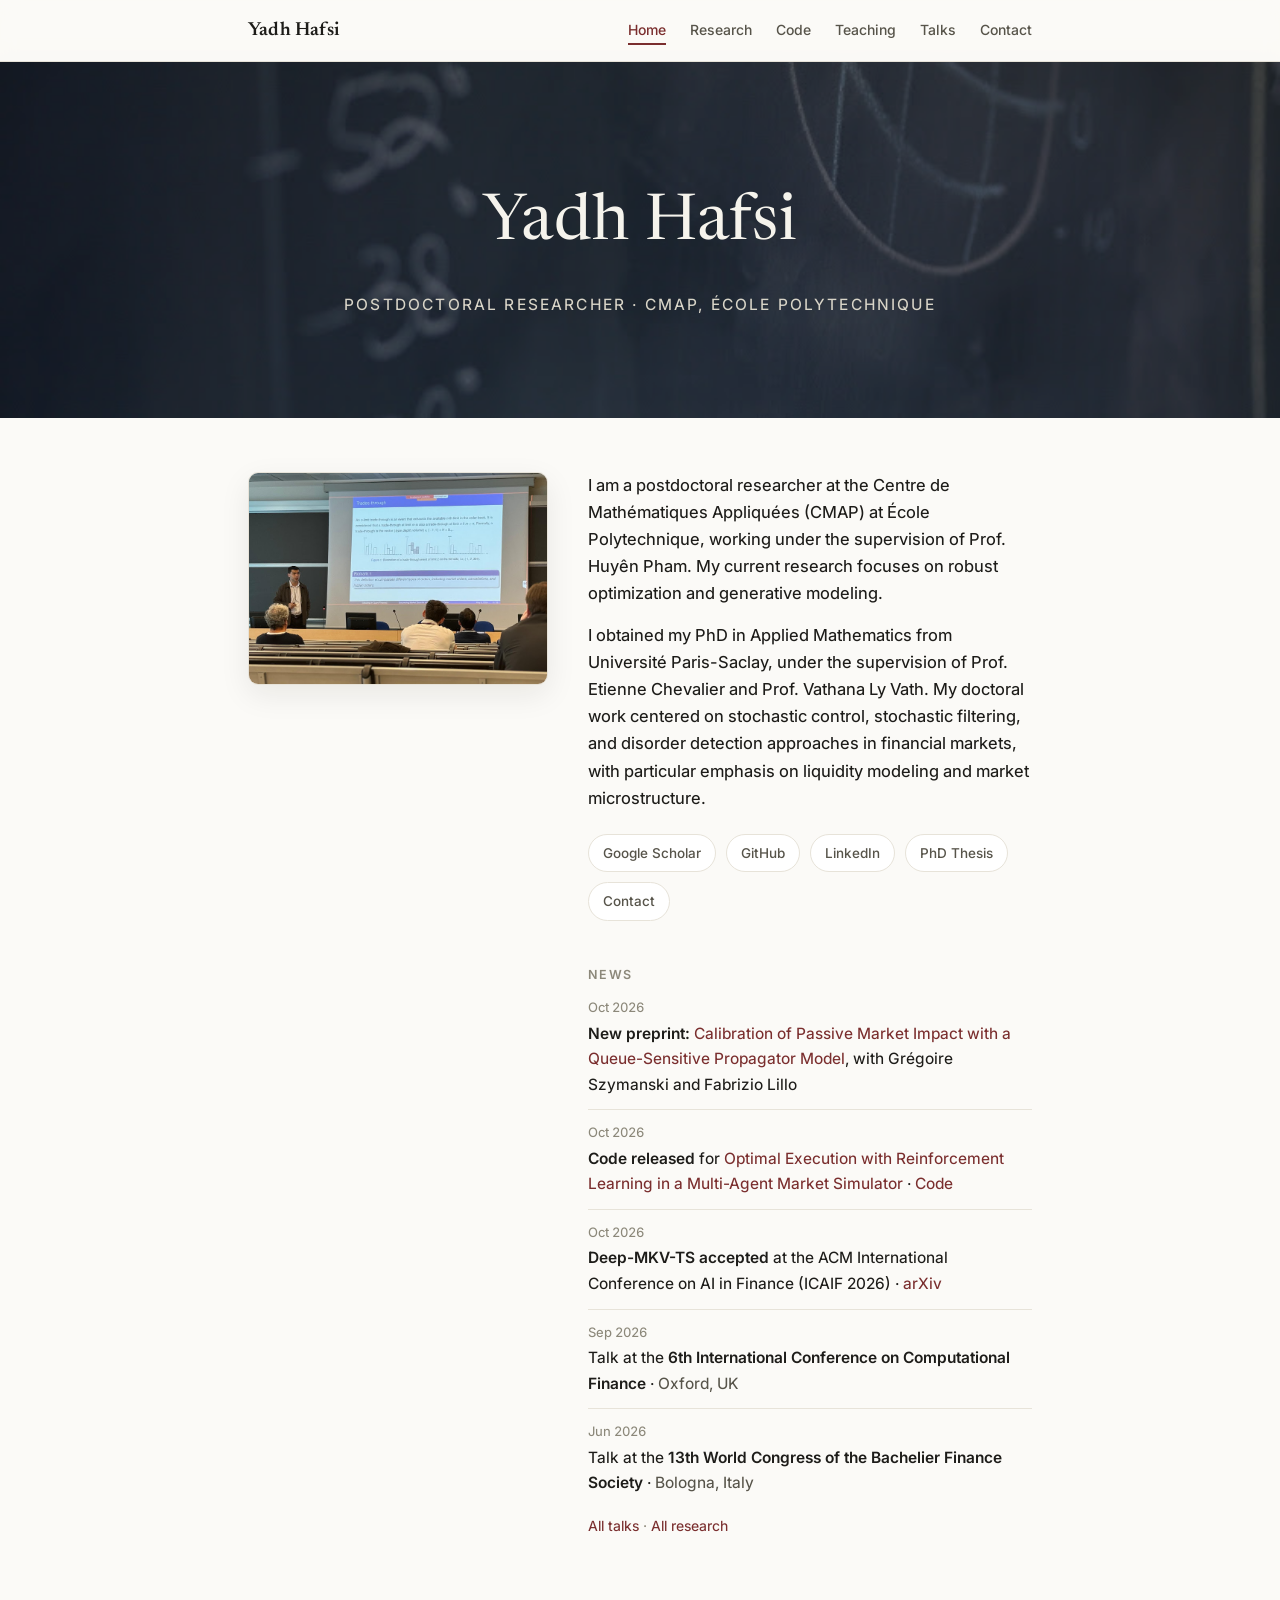
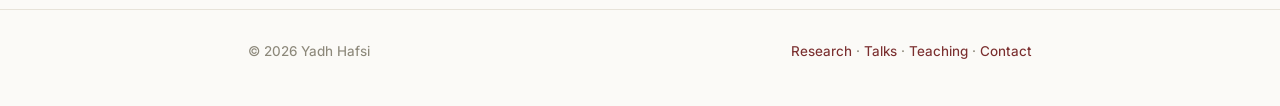
<file: index.html>
<!DOCTYPE html>
<html lang="en">
<head>
<meta charset="utf-8">
<meta name="viewport" content="width=device-width, initial-scale=1">
<title>Yadh Hafsi — Postdoctoral Researcher, CMAP, École Polytechnique</title>
<meta name="description" content="Yadh Hafsi is a postdoctoral researcher at CMAP, École Polytechnique, working on the mathematical foundations of generative modeling and robust optimization for financial time series.">
<link rel="canonical" href="https://yadhhafsi.github.io/">
<meta property="og:type" content="website">
<meta property="og:site_name" content="Yadh Hafsi">
<meta property="og:title" content="Yadh Hafsi — Postdoctoral Researcher, CMAP, École Polytechnique">
<meta property="og:description" content="Yadh Hafsi is a postdoctoral researcher at CMAP, École Polytechnique, working on the mathematical foundations of generative modeling and robust optimization for financial time series.">
<meta property="og:url" content="https://yadhhafsi.github.io/">
<meta name="twitter:card" content="summary">
<link rel="stylesheet" href="assets/style.css?v=8">
<script type="application/ld+json">
{
  "@context": "https://schema.org",
  "@type": "Person",
  "name": "Yadh Hafsi",
  "jobTitle": "Postdoctoral Researcher",
  "worksFor": {"@type": "Organization", "name": "CMAP, École Polytechnique"},
  "alumniOf": "Université Paris-Saclay",
  "sameAs": [
    "https://scholar.google.com/citations?user=r-_Ph0QAAAAJ",
    "https://www.linkedin.com/in/yadh-hafsi-90352016a/",
    "https://github.com/YadhHafsi",
    "https://sites.google.com/view/yadh-hafsi/"
  ]
}
</script>
</head>
<body>

<nav><div class="wrap">
  <a class="name" href="index.html">Yadh Hafsi</a>
  <a class="lnk active" href="index.html">Home</a>
  <a class="lnk" href="research.html">Research</a>
  <a class="lnk" href="code.html">Code</a>
  <a class="lnk" href="teaching.html">Teaching</a>
  <a class="lnk" href="talks.html">Talks</a>
  <a class="lnk" href="contact.html">Contact</a>
</div></nav>

<header class="hero">
  <div class="wrap">
    <h1>Yadh Hafsi</h1>
    <p>Postdoctoral Researcher · CMAP, École Polytechnique</p>
  </div>
</header>

<main><div class="wrap">
  <section class="bio home">
    <img src="assets/lecture.jpg" alt="Yadh Hafsi giving a talk on market disorder and trades-through at a quantitative finance conference">
    <div class="intro">
      <p>I am a postdoctoral researcher at the Centre de Mathématiques Appliquées (CMAP) at École Polytechnique, working under the supervision of Prof. Huyên Pham. My current research focuses on robust optimization and generative modeling.</p>
    </div>
<section class="news">
    <h3 class="group">News</h3>
    <ul class="tl">
      <li><span class="when">Oct 2026</span><span class="what"><b>New preprint:</b> <a href="https://papers.ssrn.com/sol3/papers.cfm?abstract_id=7665023">Calibration of Passive Market Impact with a Queue-Sensitive Propagator Model</a>, with Grégoire Szymanski and Fabrizio Lillo</span></li>
      <li><span class="when">Oct 2026</span><span class="what"><b>Code released</b> for <a href="https://ieeexplore.ieee.org/abstract/document/11467851">Optimal Execution with Reinforcement Learning in a Multi-Agent Market Simulator</a> · <a href="code.html">Code</a></span></li>
      <li><span class="when">Oct 2026</span><span class="what"><b>Deep-MKV-TS accepted</b> at the ACM International Conference on AI in Finance (ICAIF 2026) · <a href="https://arxiv.org/abs/2608.19394">arXiv</a></span></li>
      <li><span class="when">Sep 2026</span><span class="what">Talk at the <b>6th International Conference on Computational Finance</b> · <span class="where">Oxford, UK</span></span></li>
      <li><span class="when">Jun 2026</span><span class="what">Talk at the <b>13th World Congress of the Bachelier Finance Society</b> · <span class="where">Bologna, Italy</span></span></li>
    </ul>
    <p class="more"><a href="talks.html">All talks</a> · <a href="research.html">All research</a></p>
  </section>
    <div class="rest">
      <p>I obtained my PhD in Applied Mathematics from Université Paris-Saclay, under the supervision of Prof. Etienne Chevalier and Prof. Vathana Ly Vath. My doctoral work centered on stochastic control, stochastic filtering, and disorder detection approaches in financial markets, with particular emphasis on liquidity modeling and market microstructure.</p>
      <div class="links">
        <a href="https://scholar.google.com/citations?user=r-_Ph0QAAAAJ&amp;hl=en">Google Scholar</a>
        <a href="https://github.com/YadhHafsi">GitHub</a>
        <a href="https://www.linkedin.com/in/yadh-hafsi-90352016a/">LinkedIn</a>
        <a href="https://hal.science/tel-05272967">PhD Thesis</a>
        <a href="contact.html">Contact</a>
      </div>
    </div>
  </section>
</div></main>

<footer><div class="wrap">
  <span>© 2026 Yadh Hafsi</span>
  <span><a href="research.html">Research</a> · <a href="talks.html">Talks</a> · <a href="teaching.html">Teaching</a> · <a href="contact.html">Contact</a></span>
</div></footer>

<script src="assets/analytics.js?v=2"></script>
</body>
</html>
</file>
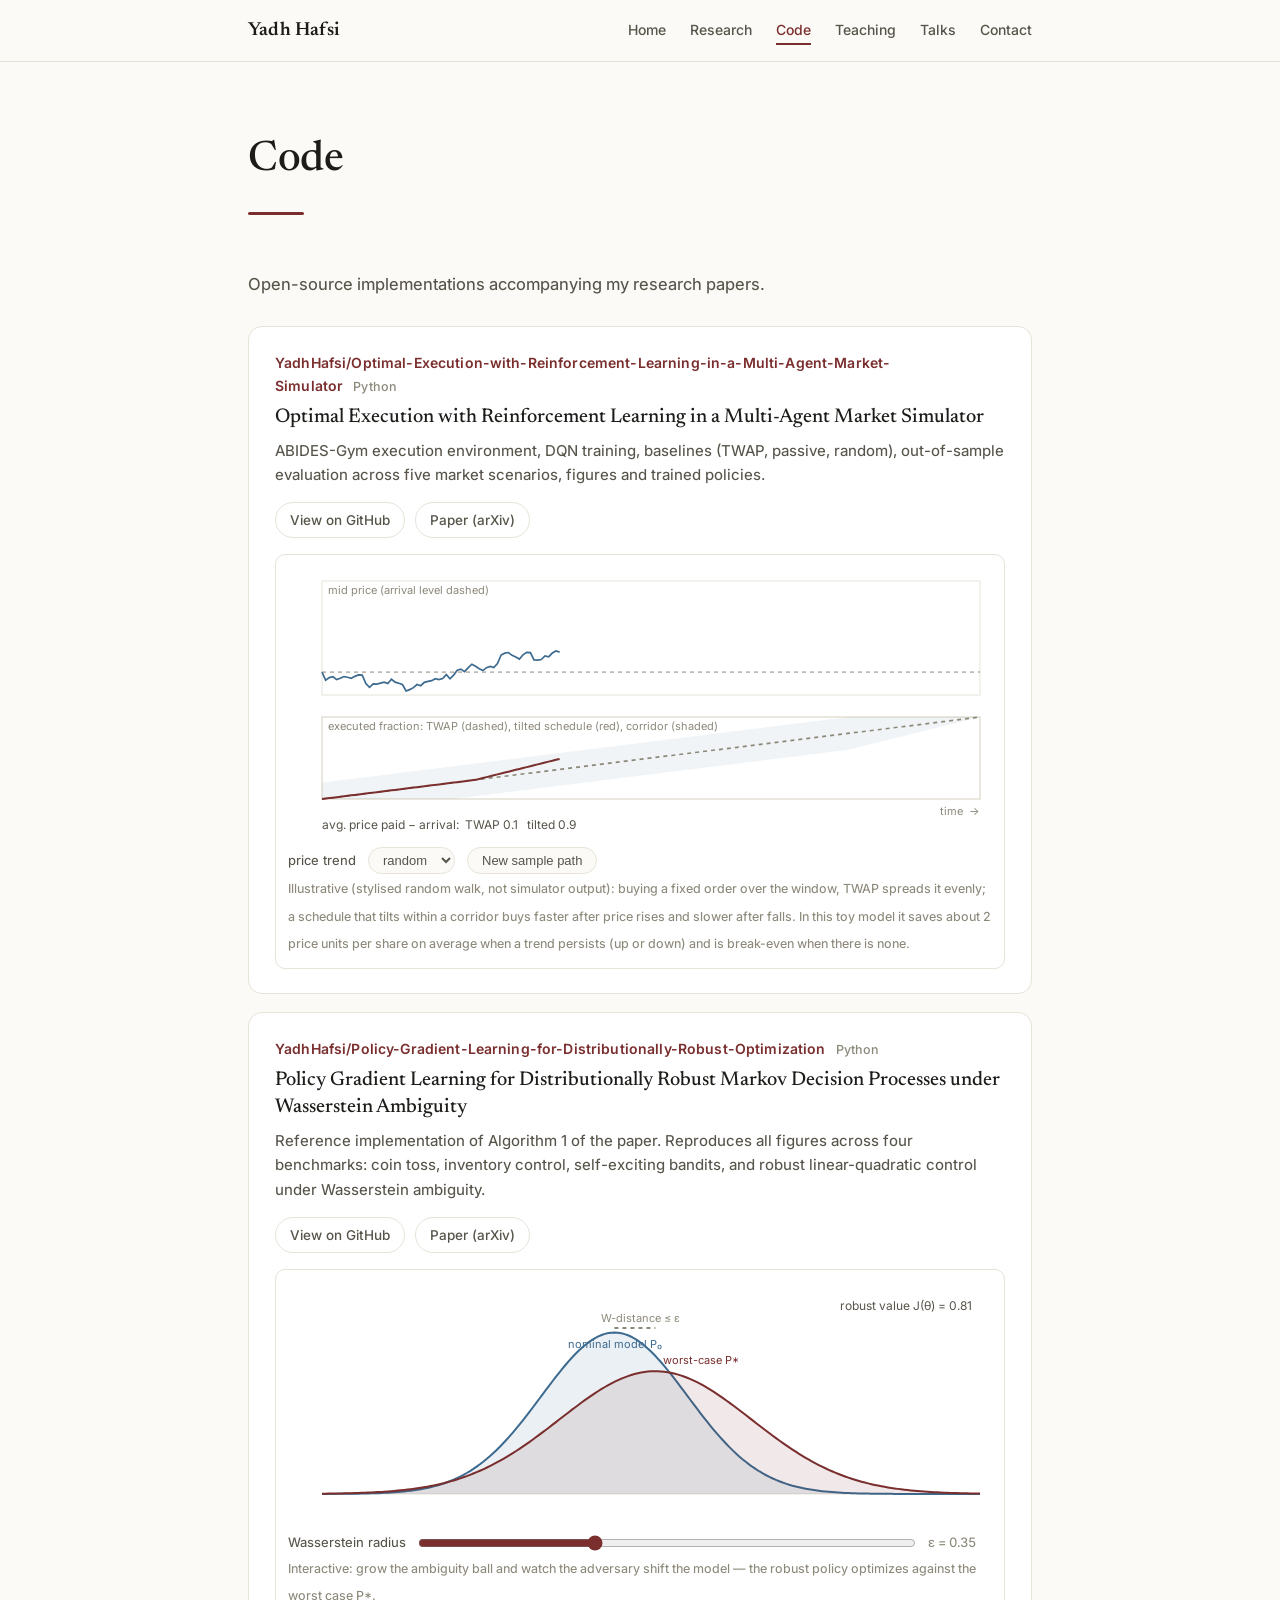
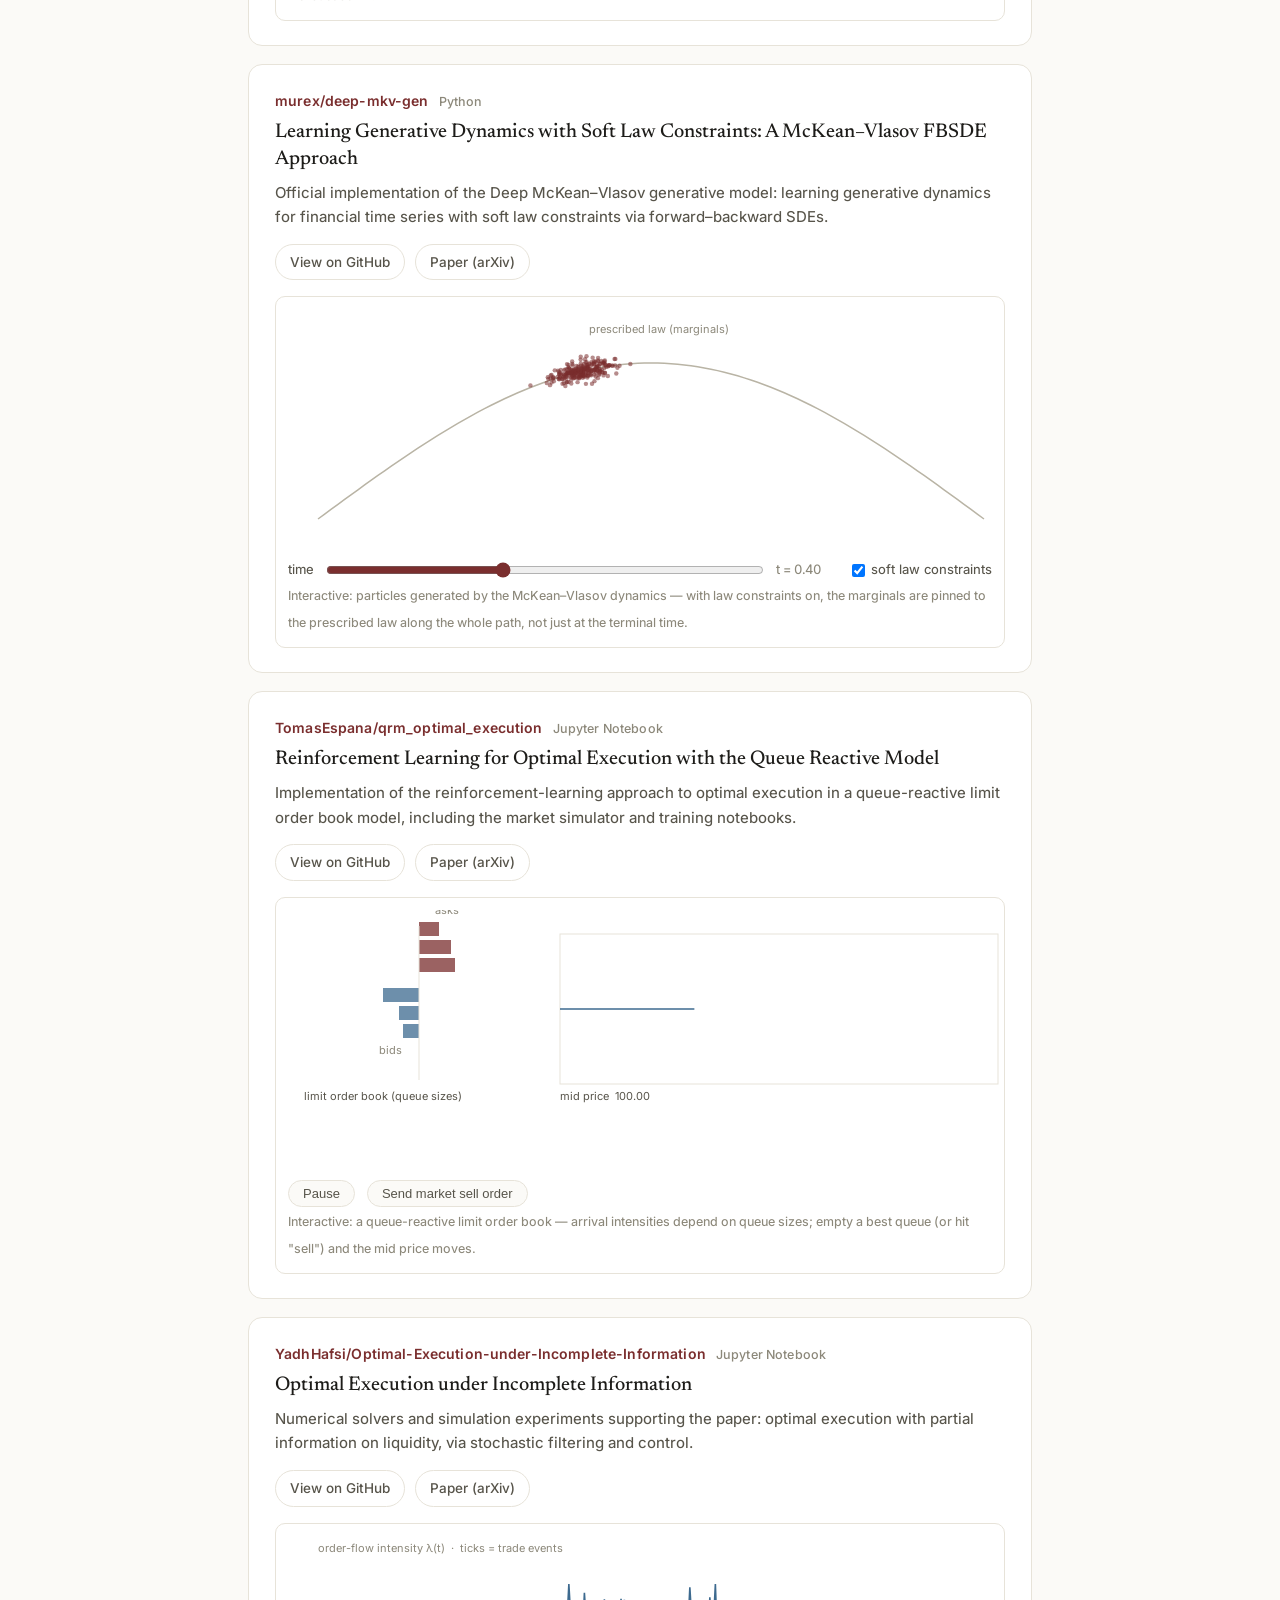
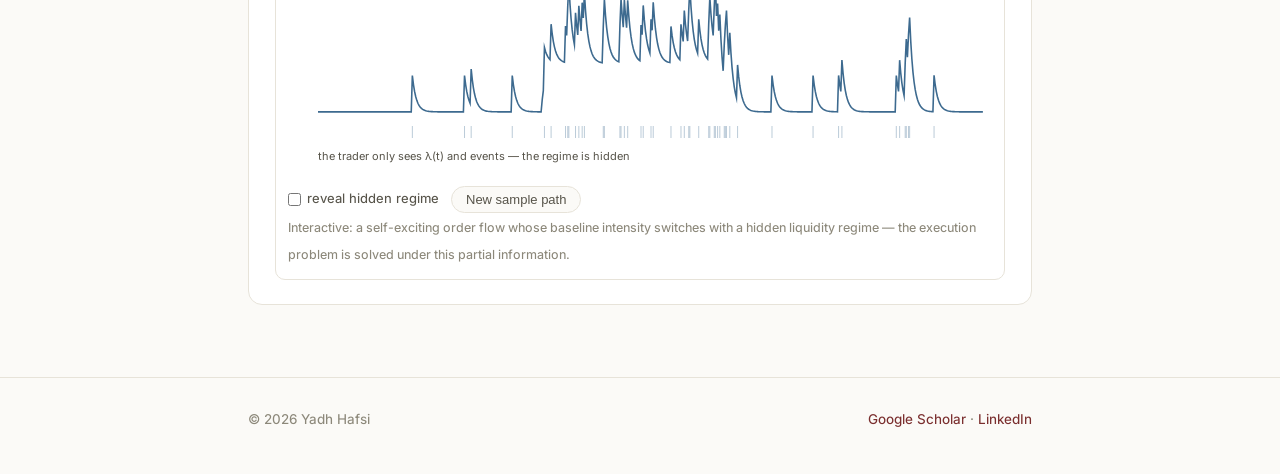
<file: code.html>
<!DOCTYPE html>
<html lang="en">
<head>
<meta charset="utf-8">
<meta name="viewport" content="width=device-width, initial-scale=1">
<title>Code — Yadh Hafsi</title>
<meta name="description" content="Open-source code accompanying the research papers of Yadh Hafsi: reinforcement learning for optimal execution, distributionally robust MDPs, and McKean–Vlasov generative modeling.">
<link rel="canonical" href="https://yadhhafsi.github.io/code.html">
<meta property="og:type" content="website">
<meta property="og:site_name" content="Yadh Hafsi">
<meta property="og:title" content="Code — Yadh Hafsi">
<meta property="og:description" content="Open-source code accompanying the research papers of Yadh Hafsi: reinforcement learning for optimal execution, distributionally robust MDPs, and McKean–Vlasov generative modeling.">
<meta property="og:url" content="https://yadhhafsi.github.io/code.html">
<meta name="twitter:card" content="summary">
<link rel="stylesheet" href="assets/style.css?v=8">
<style>
.repo{background:var(--panel);border:1px solid var(--rule);border-radius:14px;padding:24px 26px;margin-bottom:18px}
.repo .rname{font-family:var(--sans);font-size:14px;font-weight:600;color:var(--accent);letter-spacing:.01em}
.repo .rname .lang{margin-left:10px;font-weight:500;color:var(--ink-3);font-size:12.5px}
.repo .paper{font-family:var(--serif);font-size:20px;font-weight:500;line-height:1.35;margin-top:6px}
.repo .paper a{color:var(--ink)} .repo .paper a:hover{color:var(--accent)}
.repo .desc{margin-top:8px;font-size:15px;color:var(--ink-2)}
.repo .actions{margin-top:14px;display:flex;gap:10px;flex-wrap:wrap}
.repo .actions a{border:1px solid var(--rule);padding:6px 14px;border-radius:99px;font-size:13.5px;font-weight:500;color:var(--ink-2)}
.repo .actions a:hover{border-color:var(--accent-soft);color:var(--accent);text-decoration:none}
.repo .fig{margin-top:16px;border:1px solid var(--rule);border-radius:10px;background:#fff;padding:10px;display:block}
.repo .fig img{width:100%;display:block;border-radius:6px}
.repo .figcap{margin-top:8px;font-size:12.5px;color:var(--ink-3);text-align:center}
.toy{margin-top:16px;border:1px solid var(--rule);border-radius:10px;background:#fff;padding:12px}
.toy canvas{display:block;width:100%}
.toy .ctrl{display:flex;align-items:center;gap:12px;margin-top:10px;font-size:13px;color:var(--ink-2);flex-wrap:wrap}
.toy .ctrl input[type=range]{flex:1;min-width:120px;accent-color:var(--accent)}
.toy .ctrl button{border:1px solid var(--rule);background:var(--bg);padding:5px 14px;border-radius:99px;font-size:13px;color:var(--ink-2);cursor:pointer}
.toy .ctrl button:hover{border-color:var(--accent-soft);color:var(--accent)}
.toy .ctrl select{border:1px solid var(--rule);background:var(--bg);padding:4px 10px;border-radius:99px;font-size:13px;color:var(--ink-2)}
.toy .ctrl label{display:flex;align-items:center;gap:6px;cursor:pointer}
.toy .ctrl .val{font-variant-numeric:tabular-nums;color:var(--ink-3);min-width:64px}
</style>
</head>
<body>

<nav><div class="wrap">
  <a class="name" href="index.html">Yadh Hafsi</a>
  <a class="lnk" href="index.html">Home</a>
  <a class="lnk" href="research.html">Research</a>
  <a class="lnk active" href="code.html">Code</a>
  <a class="lnk" href="teaching.html">Teaching</a>
  <a class="lnk" href="talks.html">Talks</a>
  <a class="lnk" href="contact.html">Contact</a>
</div></nav>

<header class="pagehead"><div class="wrap">
  <h1>Code</h1>
  <div class="rulewrap"></div>
</div></header>

<main><div class="wrap">
  <p style="color:var(--ink-2);margin-bottom:28px">Open-source implementations accompanying my research papers.</p>

  <div class="repo">
    <div class="rname">YadhHafsi/Optimal-Execution-with-Reinforcement-Learning-in-a-Multi-Agent-Market-Simulator<span class="lang">Python</span></div>
    <div class="paper"><a href="https://ieeexplore.ieee.org/abstract/document/11467851">Optimal Execution with Reinforcement Learning in a Multi-Agent Market Simulator</a></div>
    <div class="desc">ABIDES-Gym execution environment, DQN training, baselines (TWAP, passive, random), out-of-sample evaluation across five market scenarios, figures and trained policies.</div>
    <div class="actions">
      <a href="https://github.com/YadhHafsi/Optimal-Execution-with-Reinforcement-Learning-in-a-Multi-Agent-Market-Simulator">View on GitHub</a>
      <a href="https://arxiv.org/abs/2411.06389">Paper (arXiv)</a>
    </div>
    <div class="toy">
      <canvas id="toy-exec" height="270"></canvas>
      <div class="ctrl">
        <span>price trend</span>
        <select id="toy-exec-drift"><option value="random">random</option><option value="up">up</option><option value="down">down</option><option value="none">none</option></select>
        <button id="toy-exec-new">New sample path</button>
      </div>
      <span class="figcap">Illustrative (stylised random walk, not simulator output): buying a fixed order over the window, TWAP spreads it evenly; a schedule that tilts within a corridor buys faster after price rises and slower after falls. In this toy model it saves about 2 price units per share on average when a trend persists (up or down) and is break-even when there is none.</span>
    </div>
  </div>

  <div class="repo">
    <div class="rname">YadhHafsi/Policy-Gradient-Learning-for-Distributionally-Robust-Optimization<span class="lang">Python</span></div>
    <div class="paper"><a href="https://arxiv.org/abs/2606.27610">Policy Gradient Learning for Distributionally Robust Markov Decision Processes under Wasserstein Ambiguity</a></div>
    <div class="desc">Reference implementation of Algorithm&nbsp;1 of the paper. Reproduces all figures across four benchmarks: coin toss, inventory control, self-exciting bandits, and robust linear-quadratic control under Wasserstein ambiguity.</div>
    <div class="actions">
      <a href="https://github.com/YadhHafsi/Policy-Gradient-Learning-for-Distributionally-Robust-Optimization">View on GitHub</a>
      <a href="https://arxiv.org/abs/2606.27610">Paper (arXiv)</a>
    </div>
    <div class="toy">
      <canvas id="toy-dro" height="240"></canvas>
      <div class="ctrl">
        <span>Wasserstein radius</span>
        <input type="range" id="toy-dro-rho" min="0" max="1" step="0.01" value="0.35">
        <span class="val" id="toy-dro-lbl">ε = 0.35</span>
      </div>
      <span class="figcap">Interactive: grow the ambiguity ball and watch the adversary shift the model — the robust policy optimizes against the worst case P*.</span>
    </div>
  </div>

  <div class="repo">
    <div class="rname">murex/deep-mkv-gen<span class="lang">Python</span></div>
    <div class="paper"><a href="https://arxiv.org/abs/2605.08928">Learning Generative Dynamics with Soft Law Constraints: A McKean–Vlasov FBSDE Approach</a></div>
    <div class="desc">Official implementation of the Deep McKean–Vlasov generative model: learning generative dynamics for financial time series with soft law constraints via forward–backward SDEs.</div>
    <div class="actions">
      <a href="https://github.com/murex/deep-mkv-gen">View on GitHub</a>
      <a href="https://arxiv.org/abs/2605.08928">Paper (arXiv)</a>
    </div>
    <div class="toy">
      <canvas id="toy-mkv" height="240"></canvas>
      <div class="ctrl">
        <span>time</span>
        <input type="range" id="toy-mkv-t" min="0" max="1" step="0.01" value="0.4">
        <span class="val" id="toy-mkv-lbl">t = 0.40</span>
        <label><input type="checkbox" id="toy-mkv-law" checked> soft law constraints</label>
      </div>
      <span class="figcap">Interactive: particles generated by the McKean–Vlasov dynamics — with law constraints on, the marginals are pinned to the prescribed law along the whole path, not just at the terminal time.</span>
    </div>
  </div>

  <div class="repo">
    <div class="rname">TomasEspana/qrm_optimal_execution<span class="lang">Jupyter Notebook</span></div>
    <div class="paper"><a href="https://arxiv.org/abs/2511.15262">Reinforcement Learning for Optimal Execution with the Queue Reactive Model</a></div>
    <div class="desc">Implementation of the reinforcement-learning approach to optimal execution in a queue-reactive limit order book model, including the market simulator and training notebooks.</div>
    <div class="actions">
      <a href="https://github.com/TomasEspana/qrm_optimal_execution">View on GitHub</a>
      <a href="https://arxiv.org/abs/2511.15262">Paper (arXiv)</a>
    </div>
    <div class="toy">
      <canvas id="toy-qrm" height="260"></canvas>
      <div class="ctrl">
        <button id="toy-qrm-btn">Pause</button>
        <button id="toy-qrm-exec">Send market sell order</button>
      </div>
      <span class="figcap">Interactive: a queue-reactive limit order book — arrival intensities depend on queue sizes; empty a best queue (or hit "sell") and the mid price moves.</span>
    </div>
  </div>

  <div class="repo">
    <div class="rname">YadhHafsi/Optimal-Execution-under-Incomplete-Information<span class="lang">Jupyter Notebook</span></div>
    <div class="paper"><a href="https://arxiv.org/pdf/2411.04616">Optimal Execution under Incomplete Information</a></div>
    <div class="desc">Numerical solvers and simulation experiments supporting the paper: optimal execution with partial information on liquidity, via stochastic filtering and control.</div>
    <div class="actions">
      <a href="https://github.com/YadhHafsi/Optimal-Execution-under-Incomplete-Information">View on GitHub</a>
      <a href="https://arxiv.org/pdf/2411.04616">Paper (arXiv)</a>
    </div>
    <div class="toy">
      <canvas id="toy-hawkes" height="240"></canvas>
      <div class="ctrl">
        <label><input type="checkbox" id="toy-hawkes-reveal"> reveal hidden regime</label>
        <button id="toy-hawkes-new">New sample path</button>
      </div>
      <span class="figcap">Interactive: a self-exciting order flow whose baseline intensity switches with a hidden liquidity regime — the execution problem is solved under this partial information.</span>
    </div>
  </div>

</div></main>

<footer><div class="wrap">
  <span>© 2026 Yadh Hafsi</span>
  <span><a href="https://scholar.google.com/citations?user=r-_Ph0QAAAAJ&amp;hl=en">Google Scholar</a> · <a href="https://www.linkedin.com/in/yadh-hafsi-90352016a/">LinkedIn</a></span>
</div></footer>

<script src="assets/toys.js?v=3"></script>
<script src="assets/analytics.js?v=2"></script>
</body>
</html>
</file>
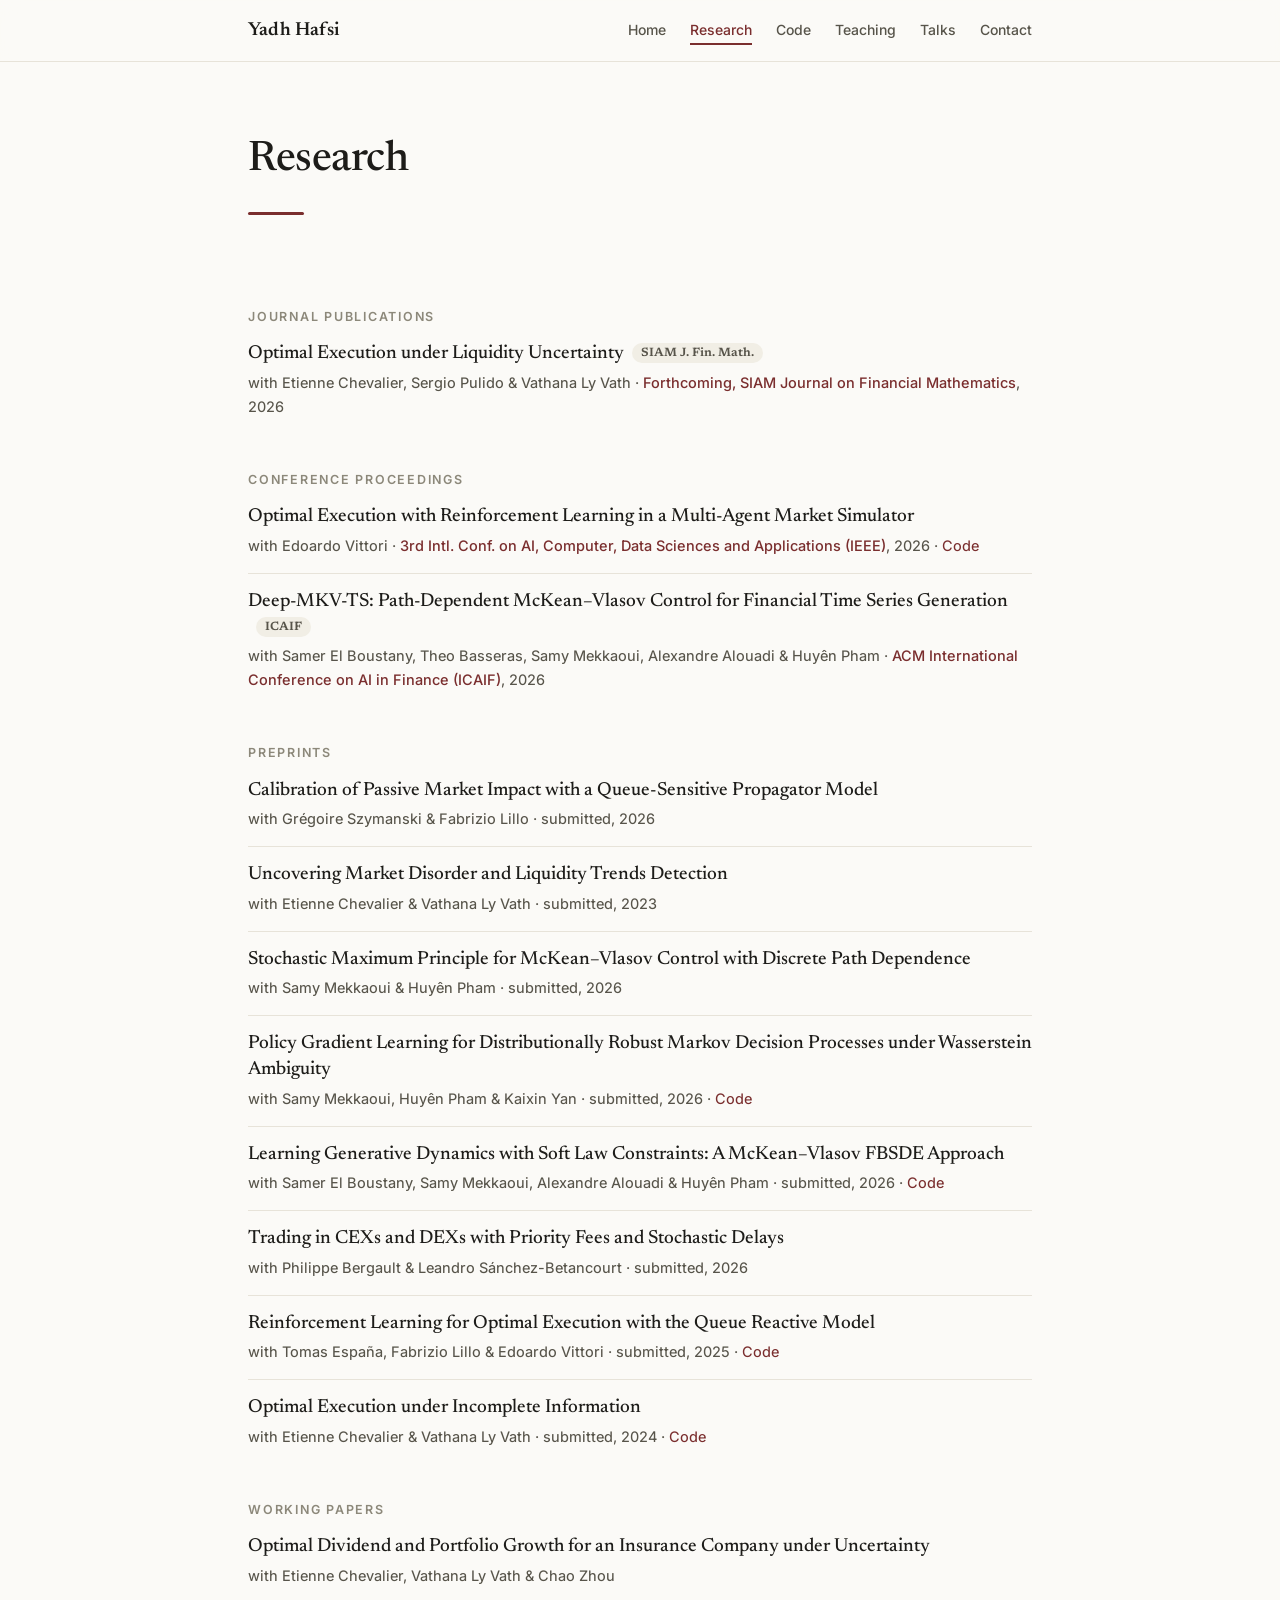
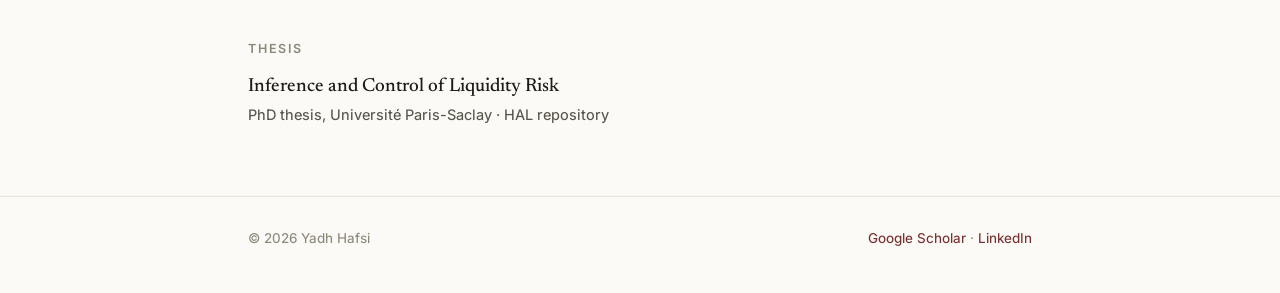
<file: research.html>
<!DOCTYPE html>
<html lang="en">
<head>
<meta charset="utf-8">
<meta name="viewport" content="width=device-width, initial-scale=1">
<title>Research — Yadh Hafsi</title>
<meta name="description" content="Publications, preprints and working papers by Yadh Hafsi: optimal execution, liquidity, stochastic control, generative modeling and reinforcement learning for finance.">
<link rel="canonical" href="https://yadhhafsi.github.io/research.html">
<meta property="og:type" content="website">
<meta property="og:site_name" content="Yadh Hafsi">
<meta property="og:title" content="Research — Yadh Hafsi">
<meta property="og:description" content="Publications, preprints and working papers by Yadh Hafsi: optimal execution, liquidity, stochastic control, generative modeling and reinforcement learning for finance.">
<meta property="og:url" content="https://yadhhafsi.github.io/research.html">
<meta name="twitter:card" content="summary">
<link rel="stylesheet" href="assets/style.css?v=8">
</head>
<body>

<nav><div class="wrap">
  <a class="name" href="index.html">Yadh Hafsi</a>
  <a class="lnk" href="index.html">Home</a>
  <a class="lnk active" href="research.html">Research</a>
  <a class="lnk" href="code.html">Code</a>
  <a class="lnk" href="teaching.html">Teaching</a>
  <a class="lnk" href="talks.html">Talks</a>
  <a class="lnk" href="contact.html">Contact</a>
</div></nav>

<header class="pagehead"><div class="wrap">
  <h1>Research</h1>
  <div class="rulewrap"></div>
</div></header>

<main><div class="wrap">

  <h3 class="group">Journal publications</h3>
  <div class="pub">
    <div class="t"><a href="https://arxiv.org/pdf/2506.11813">Optimal Execution under Liquidity Uncertainty</a><span class="pill">SIAM J. Fin. Math.</span></div>
    <div class="meta">with Etienne Chevalier, Sergio Pulido &amp; Vathana Ly Vath · <span class="venue">Forthcoming, SIAM Journal on Financial Mathematics</span>, 2026</div>
  </div>

  <h3 class="group">Conference proceedings</h3>
  <div class="pub">
    <div class="t"><a href="https://ieeexplore.ieee.org/abstract/document/11467851">Optimal Execution with Reinforcement Learning in a Multi-Agent Market Simulator</a></div>
    <div class="meta">with Edoardo Vittori · <span class="venue">3rd Intl. Conf. on AI, Computer, Data Sciences and Applications (IEEE)</span>, 2026 · <a href="https://github.com/YadhHafsi/Optimal-Execution-with-Reinforcement-Learning-in-a-Multi-Agent-Market-Simulator">Code</a></div>
  </div>
  <div class="pub">
    <div class="t"><a href="https://arxiv.org/abs/2608.19394">Deep-MKV-TS: Path-Dependent McKean–Vlasov Control for Financial Time Series Generation</a><span class="pill">ICAIF</span></div>
    <div class="meta">with Samer El Boustany, Theo Basseras, Samy Mekkaoui, Alexandre Alouadi &amp; Huyên Pham · <span class="venue">ACM International Conference on AI in Finance (ICAIF)</span>, 2026</div>
  </div>

  <h3 class="group">Preprints</h3>
  <div class="pub">
    <div class="t"><a href="https://papers.ssrn.com/sol3/papers.cfm?abstract_id=7665023">Calibration of Passive Market Impact with a Queue-Sensitive Propagator Model</a></div>
    <div class="meta">with Grégoire Szymanski &amp; Fabrizio Lillo · submitted, 2026</div>
  </div>
  <div class="pub">
    <div class="t"><a href="https://arxiv.org/pdf/2310.09273">Uncovering Market Disorder and Liquidity Trends Detection</a></div>
    <div class="meta">with Etienne Chevalier &amp; Vathana Ly Vath · submitted, 2023</div>
  </div>
  <div class="pub">
    <div class="t"><a href="https://arxiv.org/abs/2609.04588">Stochastic Maximum Principle for McKean&ndash;Vlasov Control with Discrete Path Dependence</a></div>
    <div class="meta">with Samy Mekkaoui &amp; Huyên Pham · submitted, 2026</div>
  </div>
  <div class="pub">
    <div class="t"><a href="https://arxiv.org/abs/2606.27610">Policy Gradient Learning for Distributionally Robust Markov Decision Processes under Wasserstein Ambiguity</a></div>
    <div class="meta">with Samy Mekkaoui, Huyên Pham &amp; Kaixin Yan · submitted, 2026 · <a href="https://github.com/YadhHafsi/Policy-Gradient-Learning-for-Distributionally-Robust-Optimization">Code</a></div>
  </div>
  <div class="pub">
    <div class="t"><a href="https://arxiv.org/abs/2605.08928">Learning Generative Dynamics with Soft Law Constraints: A McKean–Vlasov FBSDE Approach</a></div>
    <div class="meta">with Samer El Boustany, Samy Mekkaoui, Alexandre Alouadi &amp; Huyên Pham · submitted, 2026 · <a href="https://github.com/murex/deep-mkv-gen">Code</a></div>
  </div>
  <div class="pub">
    <div class="t"><a href="https://arxiv.org/pdf/2602.10798">Trading in CEXs and DEXs with Priority Fees and Stochastic Delays</a></div>
    <div class="meta">with Philippe Bergault &amp; Leandro Sánchez-Betancourt · submitted, 2026</div>
  </div>
  <div class="pub">
    <div class="t"><a href="https://arxiv.org/abs/2511.15262">Reinforcement Learning for Optimal Execution with the Queue Reactive Model</a></div>
    <div class="meta">with Tomas España, Fabrizio Lillo &amp; Edoardo Vittori · submitted, 2025 · <a href="https://github.com/TomasEspana/qrm_optimal_execution">Code</a></div>
  </div>
  <div class="pub">
    <div class="t"><a href="https://arxiv.org/pdf/2411.04616">Optimal Execution under Incomplete Information</a></div>
    <div class="meta">with Etienne Chevalier &amp; Vathana Ly Vath · submitted, 2024 · <a href="https://github.com/YadhHafsi/Optimal-Execution-under-Incomplete-Information">Code</a></div>
  </div>

  <h3 class="group">Working papers</h3>
  <div class="pub">
    <div class="t">Optimal Dividend and Portfolio Growth for an Insurance Company under Uncertainty</div>
    <div class="meta">with Etienne Chevalier, Vathana Ly Vath &amp; Chao Zhou</div>
  </div>

  <h3 class="group">Thesis</h3>
  <div class="pub">
    <div class="t"><a href="https://hal.science/tel-05272967">Inference and Control of Liquidity Risk</a></div>
    <div class="meta">PhD thesis, Université Paris-Saclay · HAL repository</div>
  </div>

</div></main>

<footer><div class="wrap">
  <span>© 2026 Yadh Hafsi</span>
  <span><a href="https://scholar.google.com/citations?user=r-_Ph0QAAAAJ&amp;hl=en">Google Scholar</a> · <a href="https://www.linkedin.com/in/yadh-hafsi-90352016a/">LinkedIn</a></span>
</div></footer>

<script src="assets/analytics.js?v=2"></script>
</body>
</html>
</file>
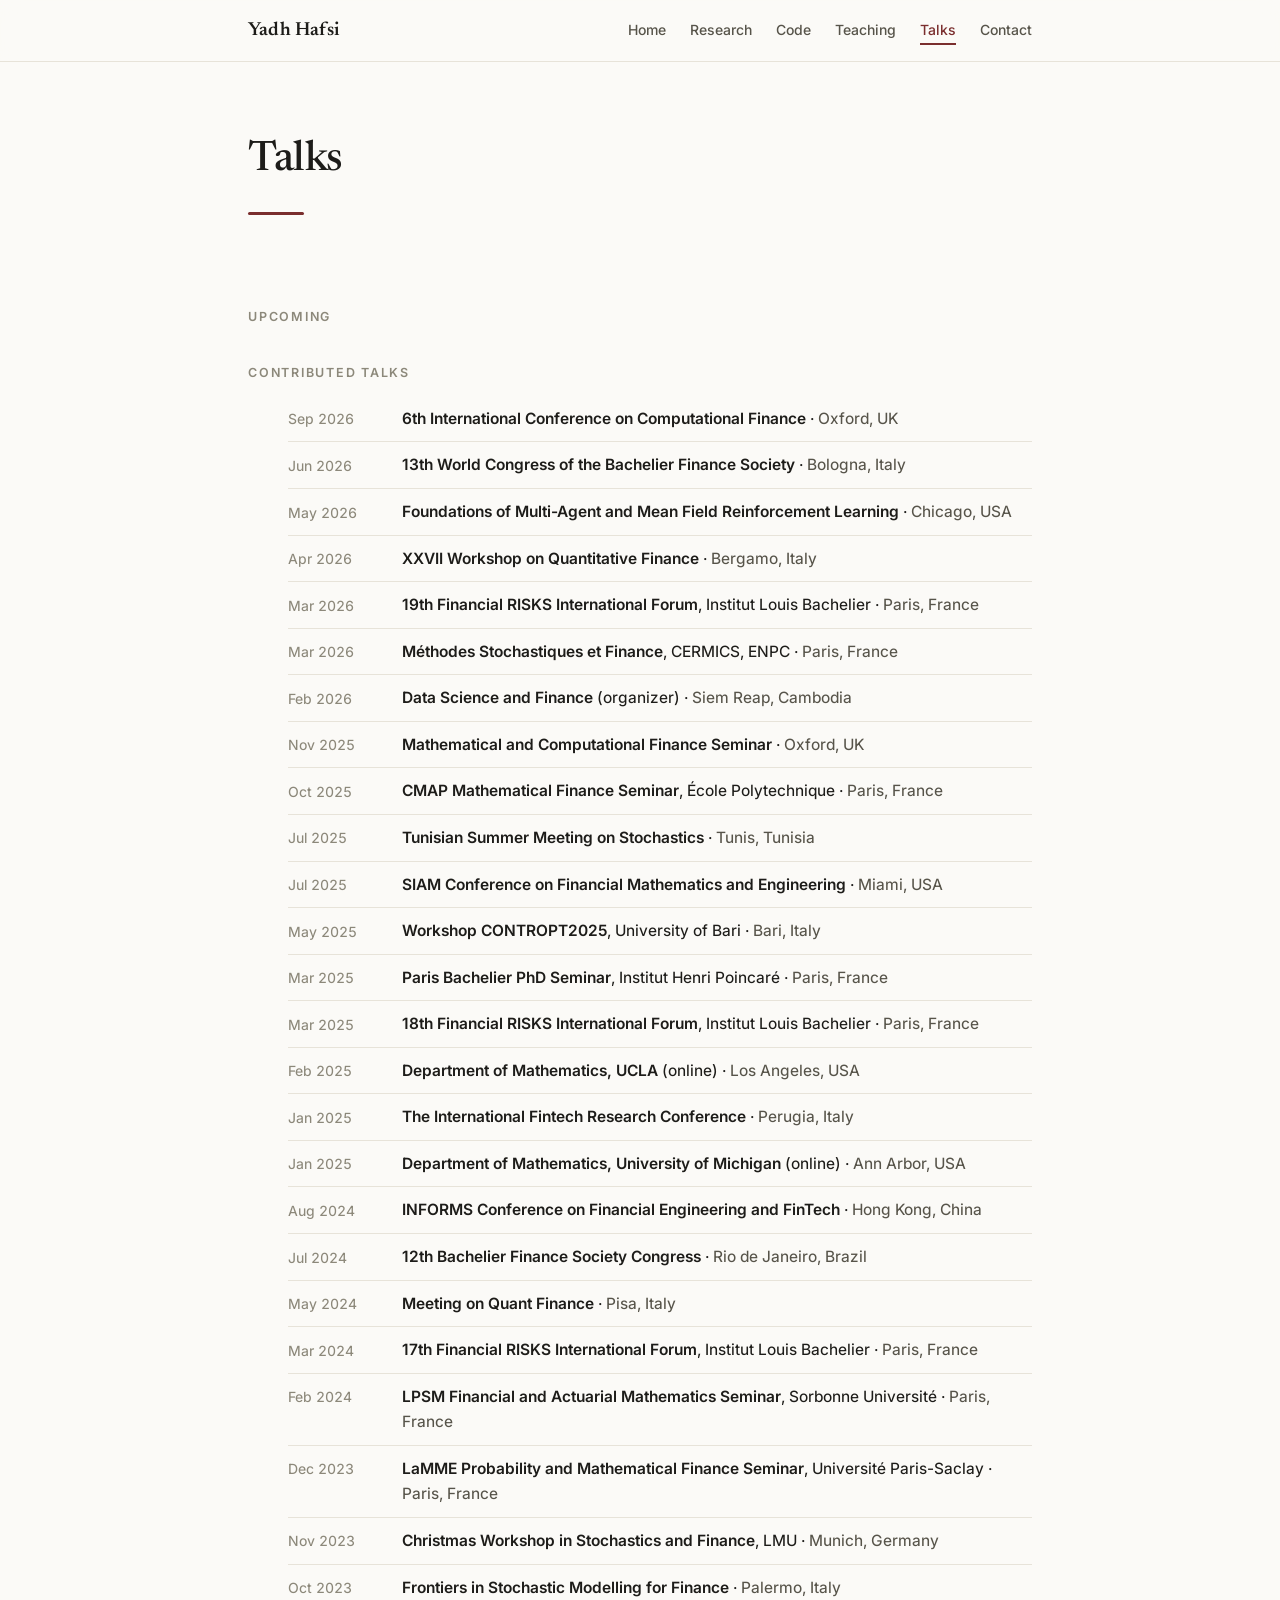
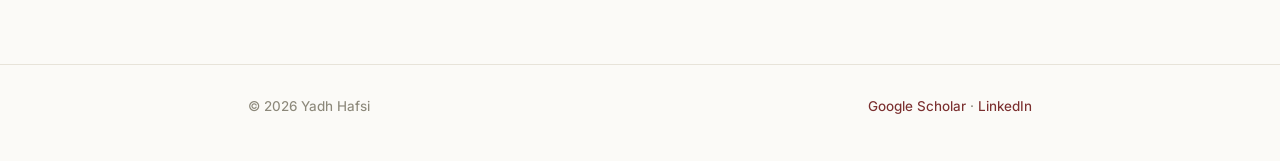
<file: talks.html>
<!DOCTYPE html>
<html lang="en">
<head>
<meta charset="utf-8">
<meta name="viewport" content="width=device-width, initial-scale=1">
<title>Talks — Yadh Hafsi</title>
<meta name="description" content="Invited and contributed talks by Yadh Hafsi at conferences, workshops and seminars in quantitative finance and stochastic modeling.">
<link rel="canonical" href="https://yadhhafsi.github.io/talks.html">
<meta property="og:type" content="website">
<meta property="og:site_name" content="Yadh Hafsi">
<meta property="og:title" content="Talks — Yadh Hafsi">
<meta property="og:description" content="Invited and contributed talks by Yadh Hafsi at conferences, workshops and seminars in quantitative finance and stochastic modeling.">
<meta property="og:url" content="https://yadhhafsi.github.io/talks.html">
<meta name="twitter:card" content="summary">
<link rel="stylesheet" href="assets/style.css?v=8">
</head>
<body>

<nav><div class="wrap">
  <a class="name" href="index.html">Yadh Hafsi</a>
  <a class="lnk" href="index.html">Home</a>
  <a class="lnk" href="research.html">Research</a>
  <a class="lnk" href="code.html">Code</a>
  <a class="lnk" href="teaching.html">Teaching</a>
  <a class="lnk active" href="talks.html">Talks</a>
  <a class="lnk" href="contact.html">Contact</a>
</div></nav>

<header class="pagehead"><div class="wrap">
  <h1>Talks</h1>
  <div class="rulewrap"></div>
</div></header>

<main><div class="wrap">

  <h3 class="group">Upcoming</h3>
  <ul class="tl">
    
  </ul>

  <h3 class="group">Contributed talks</h3>
  <ul class="tl">
    <li><span class="when">Sep 2026</span><span class="what"><b>6th International Conference on Computational Finance</b> · <span class="where">Oxford, UK</span></span></li>
    <li><span class="when">Jun 2026</span><span class="what"><b>13th World Congress of the Bachelier Finance Society</b> · <span class="where">Bologna, Italy</span></span></li>
    <li><span class="when">May 2026</span><span class="what"><b>Foundations of Multi-Agent and Mean Field Reinforcement Learning</b> · <span class="where">Chicago, USA</span></span></li>
    <li><span class="when">Apr 2026</span><span class="what"><b>XXVII Workshop on Quantitative Finance</b> · <span class="where">Bergamo, Italy</span></span></li>
    <li><span class="when">Mar 2026</span><span class="what"><b>19th Financial RISKS International Forum</b>, Institut Louis Bachelier · <span class="where">Paris, France</span></span></li>
    <li><span class="when">Mar 2026</span><span class="what"><b>Méthodes Stochastiques et Finance</b>, CERMICS, ENPC · <span class="where">Paris, France</span></span></li>
    <li><span class="when">Feb 2026</span><span class="what"><b>Data Science and Finance</b> (organizer) · <span class="where">Siem Reap, Cambodia</span></span></li>
    <li><span class="when">Nov 2025</span><span class="what"><b>Mathematical and Computational Finance Seminar</b> · <span class="where">Oxford, UK</span></span></li>
    <li><span class="when">Oct 2025</span><span class="what"><b>CMAP Mathematical Finance Seminar</b>, École Polytechnique · <span class="where">Paris, France</span></span></li>
    <li><span class="when">Jul 2025</span><span class="what"><b>Tunisian Summer Meeting on Stochastics</b> · <span class="where">Tunis, Tunisia</span></span></li>
    <li><span class="when">Jul 2025</span><span class="what"><b>SIAM Conference on Financial Mathematics and Engineering</b> · <span class="where">Miami, USA</span></span></li>
    <li><span class="when">May 2025</span><span class="what"><b>Workshop CONTROPT2025</b>, University of Bari · <span class="where">Bari, Italy</span></span></li>
    <li><span class="when">Mar 2025</span><span class="what"><b>Paris Bachelier PhD Seminar</b>, Institut Henri Poincaré · <span class="where">Paris, France</span></span></li>
    <li><span class="when">Mar 2025</span><span class="what"><b>18th Financial RISKS International Forum</b>, Institut Louis Bachelier · <span class="where">Paris, France</span></span></li>
    <li><span class="when">Feb 2025</span><span class="what"><b>Department of Mathematics, UCLA</b> (online) · <span class="where">Los Angeles, USA</span></span></li>
    <li><span class="when">Jan 2025</span><span class="what"><b>The International Fintech Research Conference</b> · <span class="where">Perugia, Italy</span></span></li>
    <li><span class="when">Jan 2025</span><span class="what"><b>Department of Mathematics, University of Michigan</b> (online) · <span class="where">Ann Arbor, USA</span></span></li>
    <li><span class="when">Aug 2024</span><span class="what"><b>INFORMS Conference on Financial Engineering and FinTech</b> · <span class="where">Hong Kong, China</span></span></li>
    <li><span class="when">Jul 2024</span><span class="what"><b>12th Bachelier Finance Society Congress</b> · <span class="where">Rio de Janeiro, Brazil</span></span></li>
    <li><span class="when">May 2024</span><span class="what"><b>Meeting on Quant Finance</b> · <span class="where">Pisa, Italy</span></span></li>
    <li><span class="when">Mar 2024</span><span class="what"><b>17th Financial RISKS International Forum</b>, Institut Louis Bachelier · <span class="where">Paris, France</span></span></li>
    <li><span class="when">Feb 2024</span><span class="what"><b>LPSM Financial and Actuarial Mathematics Seminar</b>, Sorbonne Université · <span class="where">Paris, France</span></span></li>
    <li><span class="when">Dec 2023</span><span class="what"><b>LaMME Probability and Mathematical Finance Seminar</b>, Université Paris-Saclay · <span class="where">Paris, France</span></span></li>
    <li><span class="when">Nov 2023</span><span class="what"><b>Christmas Workshop in Stochastics and Finance</b>, LMU · <span class="where">Munich, Germany</span></span></li>
    <li><span class="when">Oct 2023</span><span class="what"><b>Frontiers in Stochastic Modelling for Finance</b> · <span class="where">Palermo, Italy</span></span></li>
  </ul>

</div></main>

<footer><div class="wrap">
  <span>© 2026 Yadh Hafsi</span>
  <span><a href="https://scholar.google.com/citations?user=r-_Ph0QAAAAJ&amp;hl=en">Google Scholar</a> · <a href="https://www.linkedin.com/in/yadh-hafsi-90352016a/">LinkedIn</a></span>
</div></footer>

<script src="assets/analytics.js?v=2"></script>
</body>
</html>
</file>
<file: assets/style.css>
/* Yadh Hafsi — academic site stylesheet */
@import url('https://fonts.googleapis.com/css2?family=Newsreader:ital,opsz,wght@0,6..72,300..700;1,6..72,300..600&family=Inter:wght@400;450;500;600&display=swap');

:root{
  --bg:#fbfaf7; --panel:#ffffff; --ink:#1d1c19; --ink-2:#57544a; --ink-3:#8c887a;
  --accent:#7a2e2e; --accent-soft:#a05252; --rule:#e7e3d9; --tag:#f1eee5;
  --serif:"Newsreader",Georgia,serif; --sans:"Inter",-apple-system,sans-serif;
}
*{box-sizing:border-box;margin:0}
html{scroll-behavior:smooth}
body{background:var(--bg);color:var(--ink);font:450 16.5px/1.65 var(--sans);-webkit-font-smoothing:antialiased}
.wrap{max-width:840px;margin:0 auto;padding:0 28px}
a{color:var(--accent);text-decoration:none}
a:hover{text-decoration:underline;text-underline-offset:3px}

/* Navigation */
nav{position:sticky;top:0;z-index:9;background:color-mix(in srgb,var(--bg) 90%,transparent);
  backdrop-filter:blur(10px);border-bottom:1px solid var(--rule)}
nav .wrap{display:flex;align-items:baseline;gap:24px;padding:15px 28px}
nav .name{font-family:var(--serif);font-size:19px;font-weight:600;color:var(--ink);margin-right:auto;letter-spacing:.01em}
nav .name:hover{text-decoration:none;color:var(--accent)}
nav a.lnk{color:var(--ink-2);font-size:14px;font-weight:500}
nav a.lnk:hover{color:var(--accent);text-decoration:none}
nav a.lnk.active{color:var(--accent);border-bottom:2px solid var(--accent);padding-bottom:2px}

/* Chalkboard hero (home) */
.hero{position:relative;color:#f5f3ec;background:#232c33 url('chalkboard.jpg') center/cover;padding:110px 0 100px;text-align:center}
.hero::after{content:"";position:absolute;inset:0;background:rgba(20,26,32,.45)}
.hero .wrap{position:relative;z-index:1}
.hero h1{font-family:var(--serif);font-weight:400;font-size:clamp(44px,7vw,64px);letter-spacing:.01em}
.hero p{margin-top:14px;font-size:15.5px;letter-spacing:.14em;text-transform:uppercase;color:#d9d5c8}

/* Page header (inner pages) */
.pagehead{padding:64px 0 8px}
.pagehead h1{font-family:var(--serif);font-weight:500;font-size:clamp(32px,5vw,42px);letter-spacing:-.01em}
.pagehead .rulewrap{width:56px;height:3px;background:var(--accent);margin-top:16px;border-radius:2px}

main{padding:48px 0 24px}
section{padding:6px 0 42px}
h2{font-family:var(--serif);font-weight:500;font-size:28px;letter-spacing:-.01em;margin-bottom:18px}
h3.group{font-size:12.5px;font-weight:600;letter-spacing:.14em;text-transform:uppercase;color:var(--ink-3);margin:36px 0 12px}
p+p{margin-top:14px}

/* Home layout */
.bio{display:grid;grid-template-columns:300px 1fr;gap:0 40px;align-items:start}
.bio img{width:100%;border-radius:10px;border:1px solid var(--rule);box-shadow:0 10px 30px rgba(30,25,15,.08)}
.bio .links{margin-top:22px;display:flex;flex-wrap:wrap;gap:10px}
.bio .links a{border:1px solid var(--rule);background:var(--panel);padding:7px 14px;border-radius:99px;font-size:13.5px;font-weight:500;color:var(--ink-2)}
.bio .links a:hover{border-color:var(--accent-soft);color:var(--accent);text-decoration:none}

/* Publications */
.pub{padding:15px 0;border-top:1px solid var(--rule)}
.group+.pub{border-top:none;padding-top:2px}
.pub .t{font-family:var(--serif);font-size:19px;font-weight:500;line-height:1.35}
.pub .t a{color:var(--ink)} .pub .t a:hover{color:var(--accent)}
.pub .meta{margin-top:4px;font-size:14.5px;color:var(--ink-2)}
.pub .venue{color:var(--accent);font-weight:500}
.pill{display:inline-block;margin-left:8px;padding:2px 9px;border-radius:99px;background:var(--tag);font-size:12px;font-weight:600;color:var(--ink-2);vertical-align:2px}

/* Talks timeline */
.tl{list-style:none}
.tl li{display:grid;grid-template-columns:96px 1fr;gap:18px;padding:10px 0;border-top:1px solid var(--rule);font-size:15.5px}
.tl li:first-child{border-top:none}
.tl .when{color:var(--ink-3);font-variant-numeric:tabular-nums;font-size:14px;padding-top:1.5px}
.tl .what b{font-weight:600}
.tl .where{color:var(--ink-2)}

/* Teaching cards */
.teach{display:grid;gap:14px}
.tcard{background:var(--panel);border:1px solid var(--rule);border-radius:12px;padding:18px 22px}
.tcard .inst{font-family:var(--serif);font-size:19px;font-weight:500}
.tcard ul{margin:8px 0 0 18px;color:var(--ink-2);font-size:15px}
.tcard li{margin:3px 0}

/* Contact */
.contact-card{background:var(--panel);border:1px solid var(--rule);border-radius:14px;padding:30px 34px;max-width:560px}
.contact-card .row{display:grid;grid-template-columns:110px 1fr;gap:12px;padding:10px 0;border-top:1px solid var(--rule);font-size:15.5px}
.contact-card .row:first-child{border-top:none}
.contact-card .lbl{color:var(--ink-3);font-size:13px;font-weight:600;letter-spacing:.08em;text-transform:uppercase;padding-top:2px}

footer{border-top:1px solid var(--rule);margin-top:30px;padding:30px 0 44px;font-size:13.5px;color:var(--ink-3)}
footer .wrap{display:flex;flex-wrap:wrap;gap:18px;justify-content:space-between}

@media(max-width:680px){
  .bio{grid-template-columns:1fr}
  .bio.home{grid-template-areas:"img" "intro" "news" "featured" "rest"}
  .bio.home .rest{margin-top:34px}
  .bio img{max-width:340px}
  .tl li{grid-template-columns:1fr;gap:2px}
  nav .wrap{gap:14px;flex-wrap:wrap}
}

/* Home: news */
.news{margin-top:44px}
.news .more{margin-top:10px;font-size:14px;color:var(--ink-3)}
.news .tl{padding:0}
/* Home: photo | description + news (one column of text); on mobile the order is photo, description, news. */
.bio.home{grid-template-areas:"img intro" "img rest" "img news"}
.bio.home>img{grid-area:img}
.bio.home .intro{grid-area:intro}
.bio.home .rest{grid-area:rest;margin-top:14px}
.bio.home .news{grid-area:news;margin-top:10px}
@media(max-width:680px){
  .bio.home{grid-template-columns:1fr;grid-template-areas:"img" "intro" "rest" "news"}
  .bio.home .intro{margin-top:24px}
  .bio.home .rest{margin-top:14px}
  .bio.home .news{margin-top:10px}
}
/* Home spacing scale: 14 between paragraphs, 22 before the link buttons, 44 before a new block, 12 between a label and its list.
   The global section padding is not applied twice (the news block is nested in the bio section). */
.bio.home{padding-bottom:18px}
.bio.home .news{padding:0;margin-top:8px}
.bio.home .news h3.group{margin-top:36px;margin-bottom:10px}
.news .tl li{grid-template-columns:1fr;gap:2px;padding:12px 0}
.news .tl li:first-child{padding-top:2px}
.news .tl .when{padding-top:0;font-size:13px}
.news .more{margin-top:6px}
@media(min-width:681px){
  .bio.home>img{position:sticky;top:84px;align-self:start}
}
</file>
